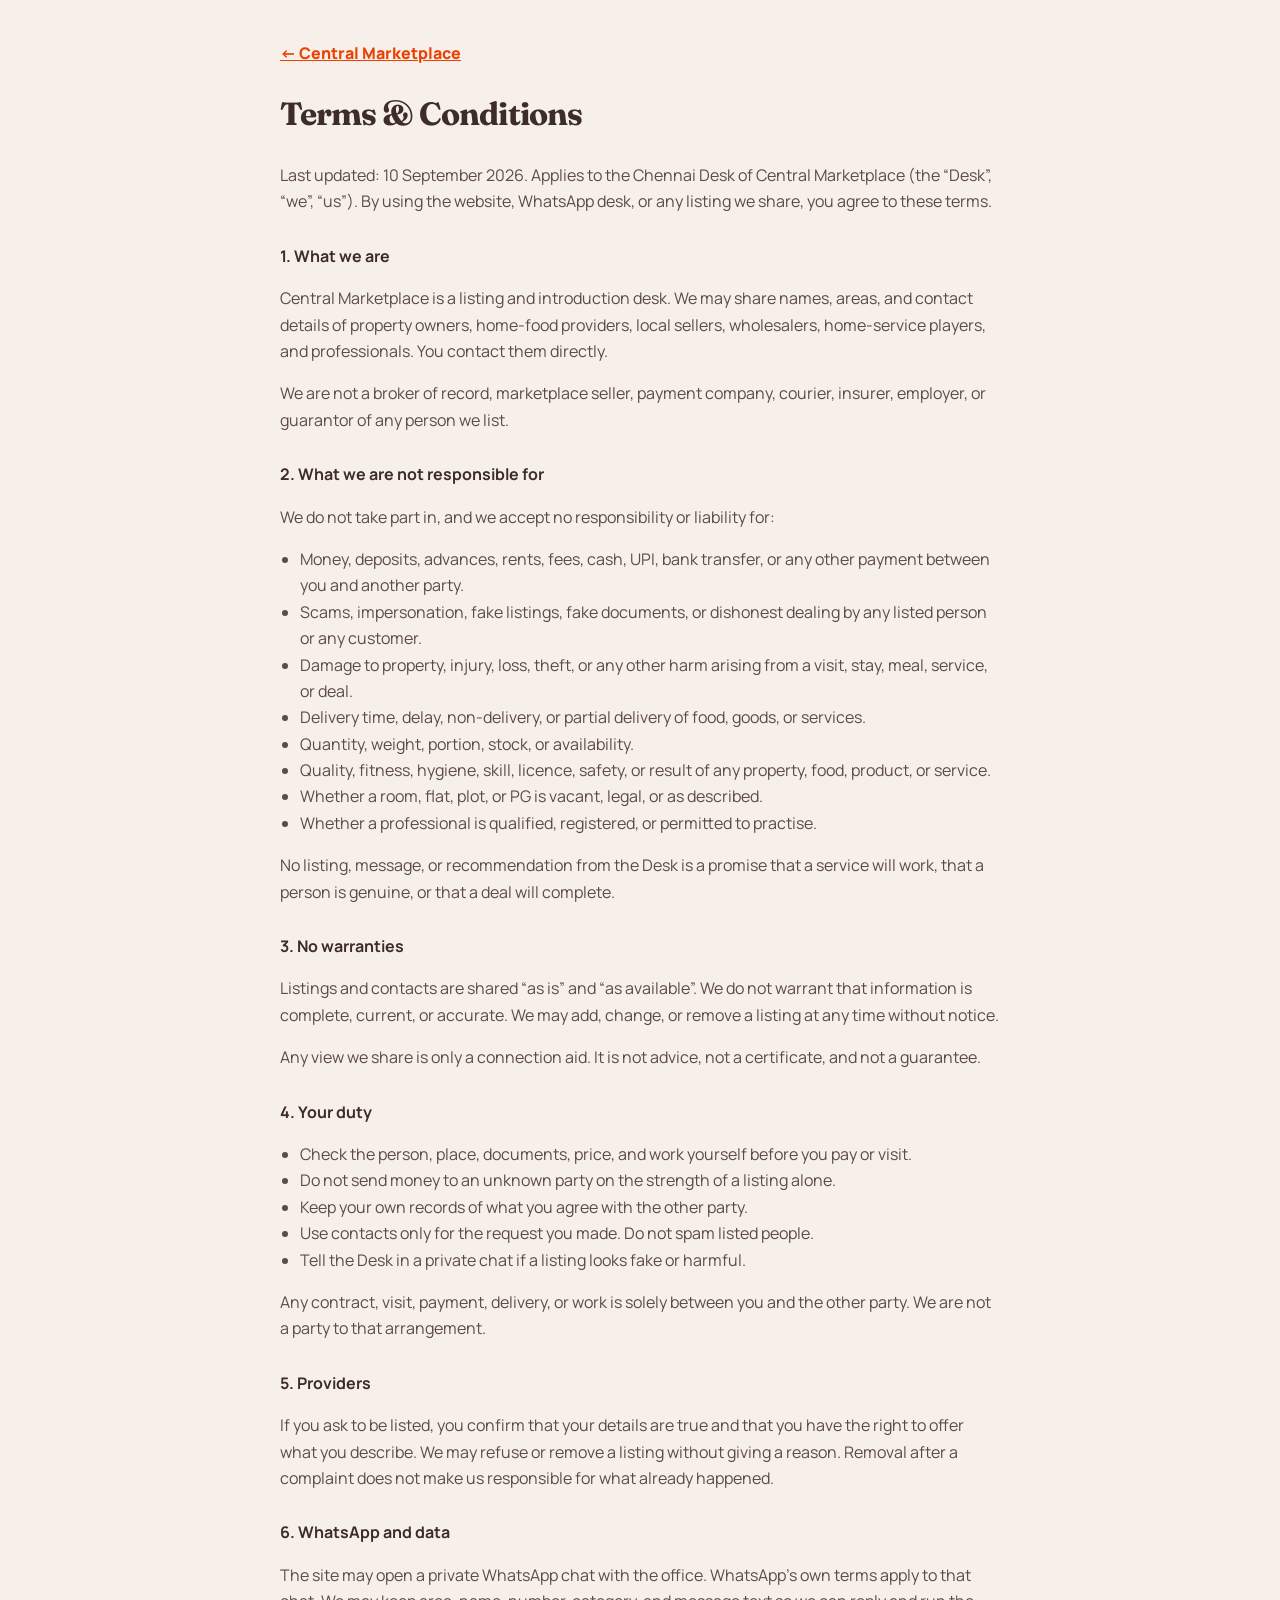
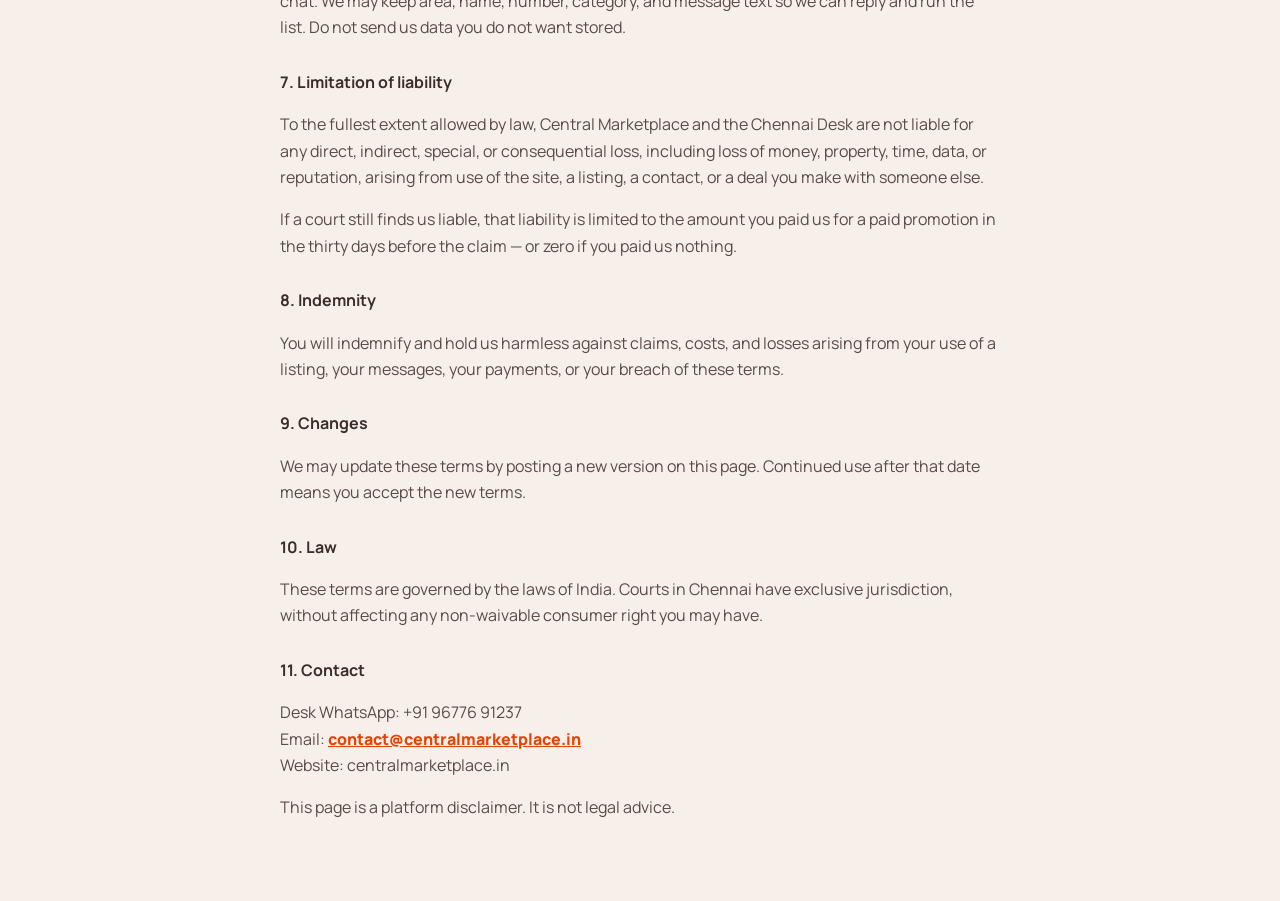
<file: terms.html>
<!DOCTYPE html>
<html lang="en">
<head>
  <meta charset="UTF-8" />
  <meta name="viewport" content="width=device-width, initial-scale=1.0" />
  <title>Terms &amp; Conditions · Central Marketplace</title>
  <link rel="preconnect" href="https://fonts.googleapis.com" />
  <link href="https://fonts.googleapis.com/css2?family=Fraunces:opsz,wght@9..144,650&family=Manrope:wght@400;600;800&display=swap" rel="stylesheet" />
  <style>
    :root { --ink: #3d2c2a; --muted: #8a736c; --paper: #f7f0ea; --teal: #eb4203; }
    body { font-family: Manrope, system-ui, sans-serif; background: var(--paper); color: var(--ink); line-height: 1.65; margin: 0; }
    main { width: min(720px, calc(100% - 32px)); margin: 40px auto 80px; }
    h1 { font-family: Fraunces, Georgia, serif; font-size: 32px; letter-spacing: -0.03em; }
    h2 { font-size: 16px; margin-top: 28px; }
    p, li { color: #5c4a46; }
    ul { padding-left: 20px; }
    a { color: var(--teal); font-weight: 800; }
  </style>
</head>
<body>
  <main>
    <p><a href="index.html">← Central Marketplace</a></p>
    <h1>Terms &amp; Conditions</h1>
    <p>Last updated: 10 September 2026. Applies to the Chennai Desk of Central Marketplace (the “Desk”, “we”, “us”). By using the website, WhatsApp desk, or any listing we share, you agree to these terms.</p>

    <h2>1. What we are</h2>
    <p>Central Marketplace is a listing and introduction desk. We may share names, areas, and contact details of property owners, home-food providers, local sellers, wholesalers, home-service players, and professionals. You contact them directly.</p>
    <p>We are not a broker of record, marketplace seller, payment company, courier, insurer, employer, or guarantor of any person we list.</p>

    <h2>2. What we are not responsible for</h2>
    <p>We do not take part in, and we accept no responsibility or liability for:</p>
    <ul>
      <li>Money, deposits, advances, rents, fees, cash, UPI, bank transfer, or any other payment between you and another party.</li>
      <li>Scams, impersonation, fake listings, fake documents, or dishonest dealing by any listed person or any customer.</li>
      <li>Damage to property, injury, loss, theft, or any other harm arising from a visit, stay, meal, service, or deal.</li>
      <li>Delivery time, delay, non-delivery, or partial delivery of food, goods, or services.</li>
      <li>Quantity, weight, portion, stock, or availability.</li>
      <li>Quality, fitness, hygiene, skill, licence, safety, or result of any property, food, product, or service.</li>
      <li>Whether a room, flat, plot, or PG is vacant, legal, or as described.</li>
      <li>Whether a professional is qualified, registered, or permitted to practise.</li>
    </ul>
    <p>No listing, message, or recommendation from the Desk is a promise that a service will work, that a person is genuine, or that a deal will complete.</p>

    <h2>3. No warranties</h2>
    <p>Listings and contacts are shared “as is” and “as available”. We do not warrant that information is complete, current, or accurate. We may add, change, or remove a listing at any time without notice.</p>
    <p>Any view we share is only a connection aid. It is not advice, not a certificate, and not a guarantee.</p>

    <h2>4. Your duty</h2>
    <ul>
      <li>Check the person, place, documents, price, and work yourself before you pay or visit.</li>
      <li>Do not send money to an unknown party on the strength of a listing alone.</li>
      <li>Keep your own records of what you agree with the other party.</li>
      <li>Use contacts only for the request you made. Do not spam listed people.</li>
      <li>Tell the Desk in a private chat if a listing looks fake or harmful.</li>
    </ul>
    <p>Any contract, visit, payment, delivery, or work is solely between you and the other party. We are not a party to that arrangement.</p>

    <h2>5. Providers</h2>
    <p>If you ask to be listed, you confirm that your details are true and that you have the right to offer what you describe. We may refuse or remove a listing without giving a reason. Removal after a complaint does not make us responsible for what already happened.</p>

    <h2>6. WhatsApp and data</h2>
    <p>The site may open a private WhatsApp chat with the office. WhatsApp’s own terms apply to that chat. We may keep area, name, number, category, and message text so we can reply and run the list. Do not send us data you do not want stored.</p>

    <h2>7. Limitation of liability</h2>
    <p>To the fullest extent allowed by law, Central Marketplace and the Chennai Desk are not liable for any direct, indirect, special, or consequential loss, including loss of money, property, time, data, or reputation, arising from use of the site, a listing, a contact, or a deal you make with someone else.</p>
    <p>If a court still finds us liable, that liability is limited to the amount you paid us for a paid promotion in the thirty days before the claim — or zero if you paid us nothing.</p>

    <h2>8. Indemnity</h2>
    <p>You will indemnify and hold us harmless against claims, costs, and losses arising from your use of a listing, your messages, your payments, or your breach of these terms.</p>

    <h2>9. Changes</h2>
    <p>We may update these terms by posting a new version on this page. Continued use after that date means you accept the new terms.</p>

    <h2>10. Law</h2>
    <p>These terms are governed by the laws of India. Courts in Chennai have exclusive jurisdiction, without affecting any non-waivable consumer right you may have.</p>

    <h2>11. Contact</h2>
    <p>Desk WhatsApp: +91 96776 91237<br />
    Email: <a href="mailto:contact@centralmarketplace.in">contact@centralmarketplace.in</a><br />
    Website: centralmarketplace.in</p>
    <p>This page is a platform disclaimer. It is not legal advice.</p>
  </main>
</body>
</html>
</file>
